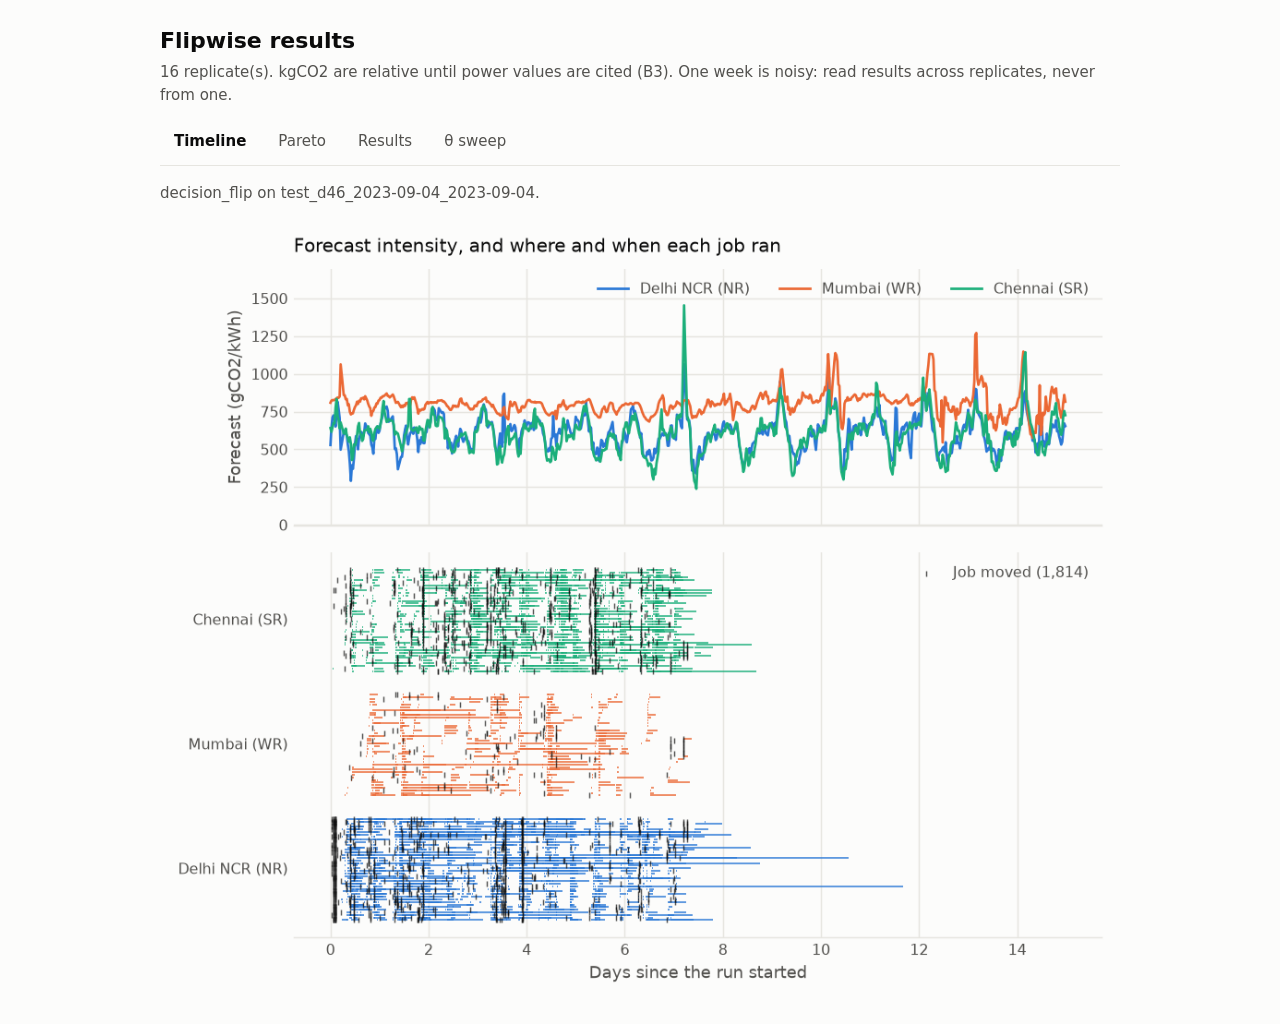
<file: docs/test_results/dashboard.html>
<!DOCTYPE html>
<html lang="en"><head><meta charset="utf-8"><title>Flipwise results</title><meta name="viewport" content="width=device-width, initial-scale=1"><style>
:root { color-scheme: light; }
body { margin: 0; background: #fcfcfb; color: #0b0b0b; font: 15px/1.5 system-ui, sans-serif; }
main { max-width: 960px; margin: 0 auto; padding: 24px; }
h1 { font-size: 22px; margin: 0 0 4px; }
.note { color: #52514e; margin: 0 0 16px; }
.tabs { display: flex; flex-wrap: wrap; gap: 4px; }
.panels { flex-basis: 100%; border-top: 1px solid #e6e5e0; padding-top: 16px; }
.tabs label { padding: 8px 14px; cursor: pointer; color: #52514e; border-radius: 6px 6px 0 0; }
input[name=tab] { position: absolute; opacity: 0; }
.panel { display: none; }
input:focus-visible + label { outline: 2px solid #2a78d6; }
img { max-width: 100%; height: auto; display: block; }
table { border-collapse: collapse; width: 100%; font-variant-numeric: tabular-nums; }
th, td { padding: 8px 10px; border-bottom: 1px solid #e6e5e0; text-align: right; }
th:first-child, td:first-child { text-align: left; }
th { color: #52514e; font-weight: 500; }
.empty { color: #52514e; padding: 48px 0; text-align: center; }
#t0:checked ~ .panels #p0 { display: block; }#t0:checked + label { color: #0b0b0b; font-weight: 600; }#t1:checked ~ .panels #p1 { display: block; }#t1:checked + label { color: #0b0b0b; font-weight: 600; }#t2:checked ~ .panels #p2 { display: block; }#t2:checked + label { color: #0b0b0b; font-weight: 600; }#t3:checked ~ .panels #p3 { display: block; }#t3:checked + label { color: #0b0b0b; font-weight: 600; }</style></head><body><main><h1>Flipwise results</h1><p class="note">16 replicate(s). kgCO2 are relative until power values are cited (B3). One week is noisy: read results across replicates, never from one.</p><div class="tabs"><input type="radio" name="tab" id="t0" checked><label for="t0">Timeline</label><input type="radio" name="tab" id="t1"><label for="t1">Pareto</label><input type="radio" name="tab" id="t2"><label for="t2">Results</label><input type="radio" name="tab" id="t3"><label for="t3">θ sweep</label><div class="panels"><section class="panel" id="p0"><p class='note'>decision_flip on test_d46_2023-09-04_2023-09-04.</p><img alt="Forecast curves and one bar per job for decision_flip, test_d46_2023-09-04_2023-09-04" src="[data-uri]"></section><section class="panel" id="p1"><img alt="Emissions against full re-scores, one point per policy" src="[data-uri]"></section><section class="panel" id="p2"><table><thead><tr><th>Policy</th><th>kgCO2</th><th>kgCO2, estimable jobs</th><th>g/kWh</th><th>g/kWh, estimable jobs</th><th>Deadline misses</th><th>Re-scores</th><th>Moves</th><th>Rescues</th></tr></thead><tbody><tr><td>decision_flip</td><td>16,054.8</td><td>5,181.1</td><td>725.5</td><td>717.3</td><td>4.13%</td><td>20,035</td><td>2,359</td><td>2,153</td></tr><tr><td>fcfs</td><td>16,482.0</td><td>5,311.2</td><td>744.1</td><td>735.2</td><td>2.13%</td><td>0</td><td>0</td><td>0</td></tr><tr><td>fixed_savings</td><td>16,078.5</td><td>5,174.1</td><td>726.7</td><td>716.4</td><td>4.14%</td><td>43,540</td><td>5,897</td><td>2,173</td></tr><tr><td>periodic</td><td>16,044.7</td><td>5,162.7</td><td>724.9</td><td>714.8</td><td>4.00%</td><td>43,392</td><td>6,337</td><td>2,290</td></tr><tr><td>pig</td><td>15,858.3</td><td>4,673.1</td><td>716.2</td><td>647.1</td><td>3.03%</td><td>0</td><td>0</td><td>1,200</td></tr><tr><td>place_once</td><td>16,109.8</td><td>5,180.4</td><td>727.9</td><td>717.2</td><td>3.95%</td><td>0</td><td>0</td><td>1,905</td></tr><tr><td>pred_error</td><td>16,108.7</td><td>5,170.7</td><td>727.8</td><td>715.9</td><td>4.02%</td><td>14,944</td><td>4,122</td><td>2,114</td></tr></tbody></table></section><section class="panel" id="p3"><p class="empty">No data yet for this tab.</p></section></div></div></main></body></html>
</file>
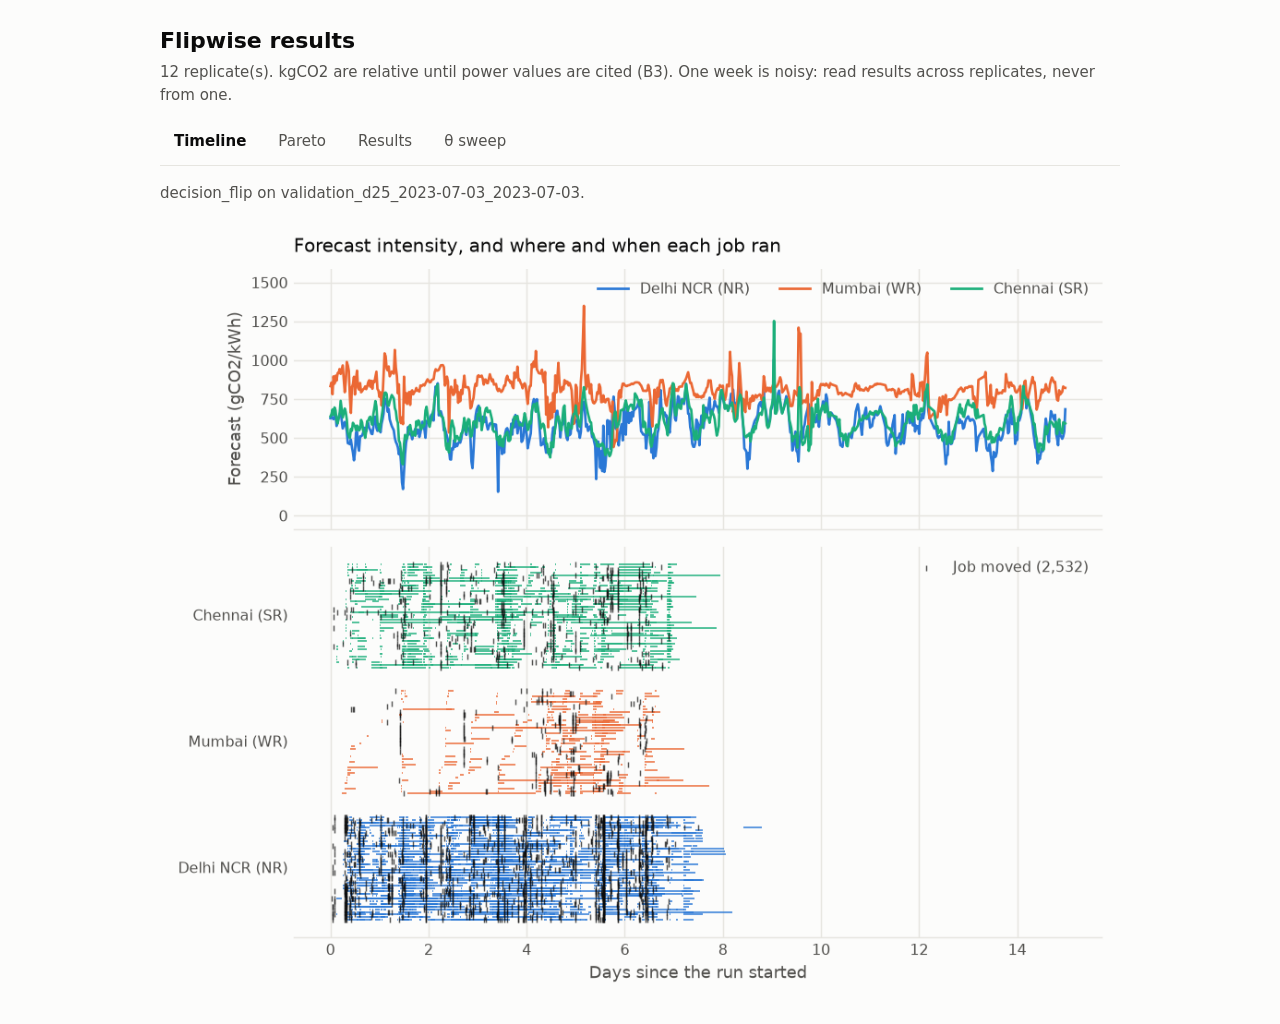
<file: docs/validation/dashboard.html>
<!DOCTYPE html>
<html lang="en"><head><meta charset="utf-8"><title>Flipwise results</title><meta name="viewport" content="width=device-width, initial-scale=1"><style>
:root { color-scheme: light; }
body { margin: 0; background: #fcfcfb; color: #0b0b0b; font: 15px/1.5 system-ui, sans-serif; }
main { max-width: 960px; margin: 0 auto; padding: 24px; }
h1 { font-size: 22px; margin: 0 0 4px; }
.note { color: #52514e; margin: 0 0 16px; }
.tabs { display: flex; flex-wrap: wrap; gap: 4px; }
.panels { flex-basis: 100%; border-top: 1px solid #e6e5e0; padding-top: 16px; }
.tabs label { padding: 8px 14px; cursor: pointer; color: #52514e; border-radius: 6px 6px 0 0; }
input[name=tab] { position: absolute; opacity: 0; }
.panel { display: none; }
input:focus-visible + label { outline: 2px solid #2a78d6; }
img { max-width: 100%; height: auto; display: block; }
table { border-collapse: collapse; width: 100%; font-variant-numeric: tabular-nums; }
th, td { padding: 8px 10px; border-bottom: 1px solid #e6e5e0; text-align: right; }
th:first-child, td:first-child { text-align: left; }
th { color: #52514e; font-weight: 500; }
.empty { color: #52514e; padding: 48px 0; text-align: center; }
#t0:checked ~ .panels #p0 { display: block; }#t0:checked + label { color: #0b0b0b; font-weight: 600; }#t1:checked ~ .panels #p1 { display: block; }#t1:checked + label { color: #0b0b0b; font-weight: 600; }#t2:checked ~ .panels #p2 { display: block; }#t2:checked + label { color: #0b0b0b; font-weight: 600; }#t3:checked ~ .panels #p3 { display: block; }#t3:checked + label { color: #0b0b0b; font-weight: 600; }</style></head><body><main><h1>Flipwise results</h1><p class="note">12 replicate(s). kgCO2 are relative until power values are cited (B3). One week is noisy: read results across replicates, never from one.</p><div class="tabs"><input type="radio" name="tab" id="t0" checked><label for="t0">Timeline</label><input type="radio" name="tab" id="t1"><label for="t1">Pareto</label><input type="radio" name="tab" id="t2"><label for="t2">Results</label><input type="radio" name="tab" id="t3"><label for="t3">θ sweep</label><div class="panels"><section class="panel" id="p0"><p class='note'>decision_flip on validation_d25_2023-07-03_2023-07-03.</p><img alt="Forecast curves and one bar per job for decision_flip, validation_d25_2023-07-03_2023-07-03" src="[data-uri]"></section><section class="panel" id="p1"><img alt="Emissions against full re-scores, one point per policy" src="[data-uri]"></section><section class="panel" id="p2"><table><thead><tr><th>Policy</th><th>kgCO2</th><th>kgCO2, estimable jobs</th><th>g/kWh</th><th>g/kWh, estimable jobs</th><th>Deadline misses</th><th>Re-scores</th><th>Moves</th><th>Rescues</th></tr></thead><tbody><tr><td>decision_flip</td><td>14,008.4</td><td>4,304.3</td><td>622.7</td><td>610.2</td><td>4.17%</td><td>16,933</td><td>2,289</td><td>1,630</td></tr><tr><td>fcfs</td><td>14,169.5</td><td>4,445.9</td><td>631.1</td><td>630.0</td><td>2.07%</td><td>0</td><td>0</td><td>0</td></tr><tr><td>fixed_savings</td><td>14,032.3</td><td>4,299.3</td><td>623.8</td><td>609.0</td><td>4.26%</td><td>39,969</td><td>5,938</td><td>1,812</td></tr><tr><td>periodic</td><td>14,057.3</td><td>4,329.4</td><td>625.1</td><td>613.0</td><td>4.16%</td><td>37,966</td><td>6,343</td><td>1,819</td></tr><tr><td>pig</td><td>13,895.9</td><td>3,766.7</td><td>616.3</td><td>534.1</td><td>2.64%</td><td>0</td><td>0</td><td>1,001</td></tr><tr><td>place_once</td><td>14,154.8</td><td>4,357.2</td><td>629.6</td><td>617.2</td><td>4.09%</td><td>0</td><td>0</td><td>1,478</td></tr><tr><td>pred_error</td><td>14,077.4</td><td>4,342.6</td><td>625.6</td><td>615.1</td><td>4.15%</td><td>15,684</td><td>4,569</td><td>1,710</td></tr></tbody></table></section><section class="panel" id="p3"><img alt="Emissions and full re-scores against theta" src="[data-uri]"></section></div></div></main></body></html>
</file>
